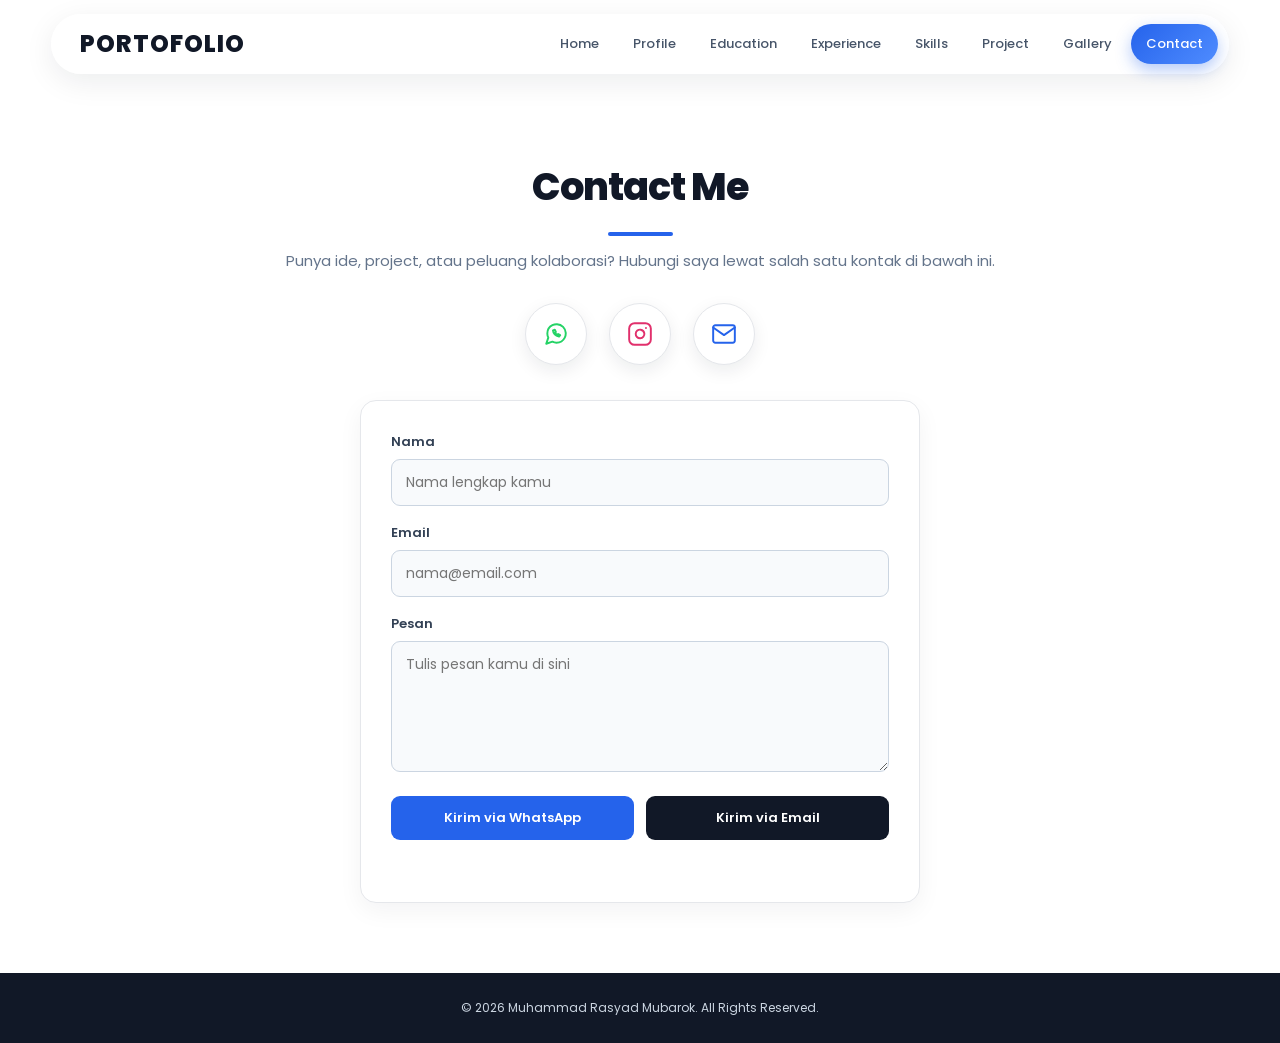
<file: contact.html>
<!DOCTYPE html>
<html lang="id">
<head>
<meta charset="UTF-8">
<meta name="viewport" content="width=device-width, initial-scale=1.0">
<title>Contact | RASYAD</title>
<link rel="stylesheet" href="css/style.css">
</head>
<body>

<header>
<nav>
<h2>PORTOFOLIO</h2>
<ul>
<li><a href="index.html">Home</a></li>
<li><a href="profile.html">Profile</a></li>
<li><a href="education.html">Education</a></li>
<li><a href="experience.html">Experience</a></li>
<li><a href="skills.html">Skills</a></li>
<li><a href="project.html">Project</a></li>
<li><a href="gallery.html">Gallery</a></li>
<li><a href="contact.html">Contact</a></li>
</ul>
</nav>
</header>

<section class="rasyad_contact">
<h1>Contact Me</h1>
<p>Punya ide, project, atau peluang kolaborasi? Hubungi saya lewat salah satu kontak di bawah ini.</p>

<div class="rasyad_contact_container">

<a class="rasyad_contact_card rasyad_contact_wa" title="WhatsApp" aria-label="WhatsApp" href="https://wa.me/6287729174391" target="_blank" rel="noopener">
<div class="rasyad_contact_icon"><svg viewBox="0 0 24 24" fill="none" stroke="currentColor" stroke-width="1.8" stroke-linecap="round" stroke-linejoin="round"><path d="M21 11.5a8.38 8.38 0 0 1-.9 3.8 8.5 8.5 0 0 1-7.6 4.7 8.38 8.38 0 0 1-3.8-.9L3 21l1.9-5.7a8.38 8.38 0 0 1-.9-3.8 8.5 8.5 0 0 1 4.7-7.6 8.38 8.38 0 0 1 3.8-.9h.5a8.48 8.48 0 0 1 8 8v.5z"/><path d="M9.2 8.6c.3 2.6 2.4 4.9 5.6 5.8l1.1-1.3-1.9-1-.9.7c-.8-.4-1.5-1.1-1.9-1.9l.7-.9-1-1.9z"/></svg></div>
<h2>WhatsApp</h2>
<span class="rasyad_contact_handle">0877 2917 4391</span>
<p>Chat langsung untuk diskusi project atau kerja sama.</p>
<span class="rasyad_contact_btn">Kirim Pesan</span>
</a>

<a class="rasyad_contact_card rasyad_contact_ig" title="Instagram" aria-label="Instagram" href="https://www.instagram.com/_simply.rasyad" target="_blank" rel="noopener">
<div class="rasyad_contact_icon"><svg viewBox="0 0 24 24" fill="none" stroke="currentColor" stroke-width="1.8" stroke-linecap="round" stroke-linejoin="round"><rect x="2" y="2" width="20" height="20" rx="5"/><path d="M16 11.37A4 4 0 1 1 12.63 8 4 4 0 0 1 16 11.37z"/><line x1="17.5" y1="6.5" x2="17.51" y2="6.5"/></svg></div>
<h2>Instagram</h2>
<span class="rasyad_contact_handle">@_simply.rasyad</span>
<p>Lihat karya desain dan aktivitas terbaru saya.</p>
<span class="rasyad_contact_btn">Kunjungi Profil</span>
</a>

<a class="rasyad_contact_card rasyad_contact_mail" title="Email" aria-label="Email" href="mailto:rasyad0907@gmail.com">
<div class="rasyad_contact_icon"><svg viewBox="0 0 24 24" fill="none" stroke="currentColor" stroke-width="1.8" stroke-linecap="round" stroke-linejoin="round"><path d="M4 4h16c1.1 0 2 .9 2 2v12c0 1.1-.9 2-2 2H4c-1.1 0-2-.9-2-2V6c0-1.1.9-2 2-2z"/><polyline points="22,6 12,13 2,6"/></svg></div>
<h2>Email</h2>
<span class="rasyad_contact_handle">rasyad0907@gmail.com</span>
<p>Kirim email untuk penawaran, project, atau peluang lainnya.</p>
<span class="rasyad_contact_btn">Kirim Email</span>
</a>

</div>

<form class="rasyad_contact_form" id="rasyad_form_kontak" novalidate>
<div class="rasyad_form_group">
<label for="rasyad_input_nama">Nama</label>
<input type="text" id="rasyad_input_nama" placeholder="Nama lengkap kamu">
</div>
<div class="rasyad_form_group">
<label for="rasyad_input_email">Email</label>
<input type="email" id="rasyad_input_email" placeholder="nama@email.com">
</div>
<div class="rasyad_form_group">
<label for="rasyad_input_pesan">Pesan</label>
<textarea id="rasyad_input_pesan" rows="5" placeholder="Tulis pesan kamu di sini"></textarea>
</div>
<div class="rasyad_form_actions">
<button type="submit" class="rasyad_form_btn">Kirim via WhatsApp</button>
<button type="button" class="rasyad_form_btn rasyad_form_btn_alt" id="rasyad_btn_email">Kirim via Email</button>
</div>
<p class="rasyad_form_status" id="rasyad_form_status"></p>
</form>
</section>

<footer>
<p>© 2026 Muhammad Rasyad Mubarok. All Rights Reserved.</p>
</footer>

<script src="js/script.js"></script>
</body>
</html>
</file>
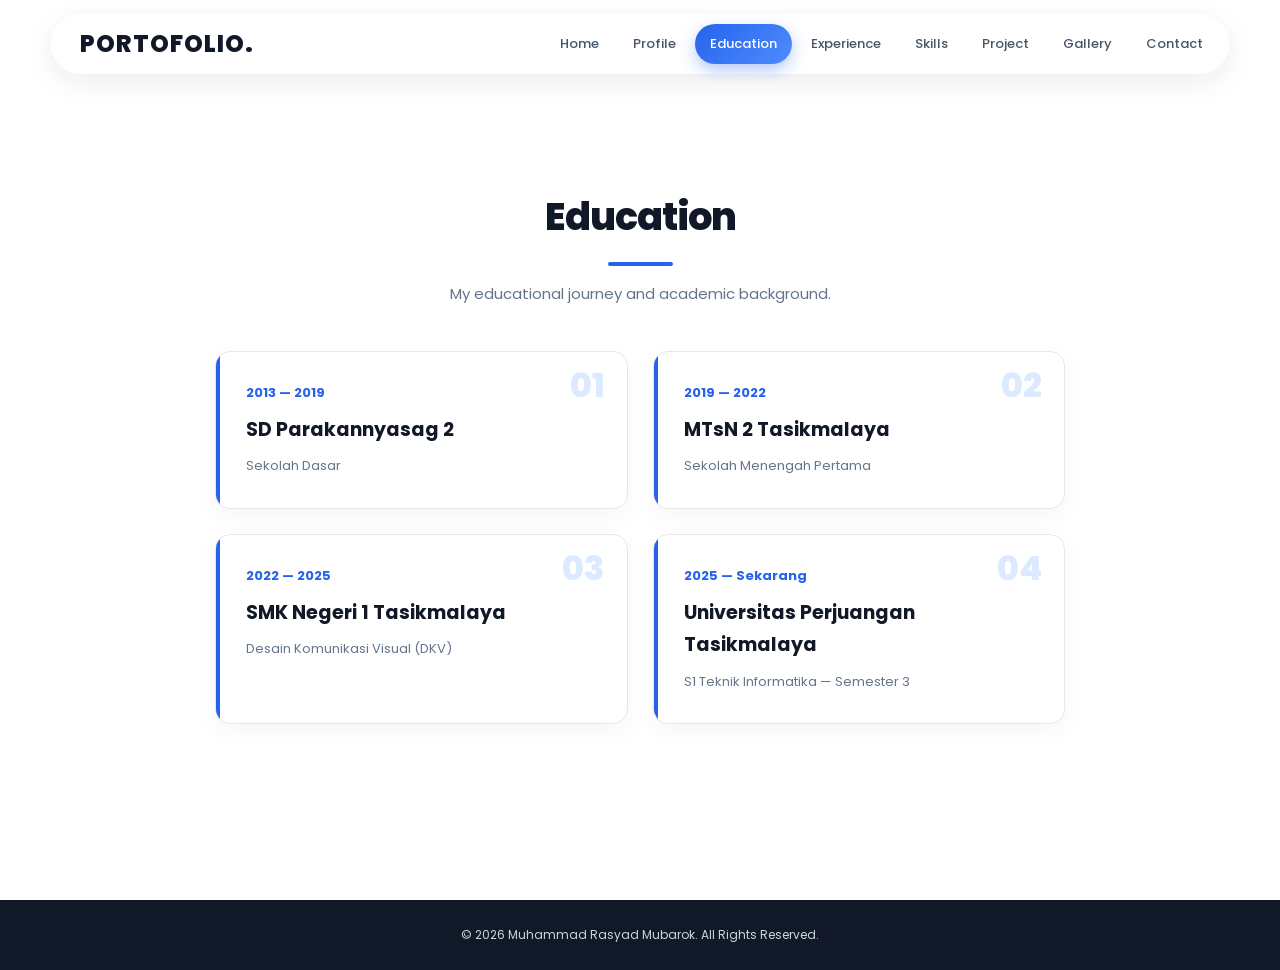
<file: education.html>
<!DOCTYPE html>
<html lang="id">
<head>
<meta charset="UTF-8">
<meta name="viewport" content="width=device-width, initial-scale=1.0">
<title>Education | RASYAD</title>
<link rel="stylesheet" href="css/style.css">
</head>
<body>

<header>
<nav>
<h2>PORTOFOLIO.</h2>
<ul>
<li><a href="index.html">Home</a></li>
<li><a href="profile.html">Profile</a></li>
<li><a href="education.html">Education</a></li>
<li><a href="experience.html">Experience</a></li>
<li><a href="skills.html">Skills</a></li>
<li><a href="project.html">Project</a></li>
<li><a href="gallery.html">Gallery</a></li>
<li><a href="contact.html">Contact</a></li>
</ul>
</nav>
</header>

<section class="rasyad_education">
<h1>Education</h1>
<p>My educational journey and academic background.</p>

<div class="rasyad_education_container">

<div class="rasyad_education_card">
<span class="rasyad_education_number">01</span>
<h3>2013 — 2019</h3>
<h2>SD Parakannyasag 2</h2>
<p>Sekolah Dasar</p>
</div>

<div class="rasyad_education_card">
<span class="rasyad_education_number">02</span>
<h3>2019 — 2022</h3>
<h2>MTsN 2 Tasikmalaya</h2>
<p>Sekolah Menengah Pertama</p>
</div>

<div class="rasyad_education_card">
<span class="rasyad_education_number">03</span>
<h3>2022 — 2025</h3>
<h2>SMK Negeri 1 Tasikmalaya</h2>
<p>Desain Komunikasi Visual (DKV)</p>
</div>

<div class="rasyad_education_card">
<span class="rasyad_education_number">04</span>
<h3>2025 — Sekarang</h3>
<h2>Universitas Perjuangan Tasikmalaya</h2>
<p>S1 Teknik Informatika — Semester 3</p>
</div>

</div>
</section>

<footer>
<p>© 2026 Muhammad Rasyad Mubarok. All Rights Reserved.</p>
</footer>

<script src="js/script.js"></script>
</body>
</html>
</file>
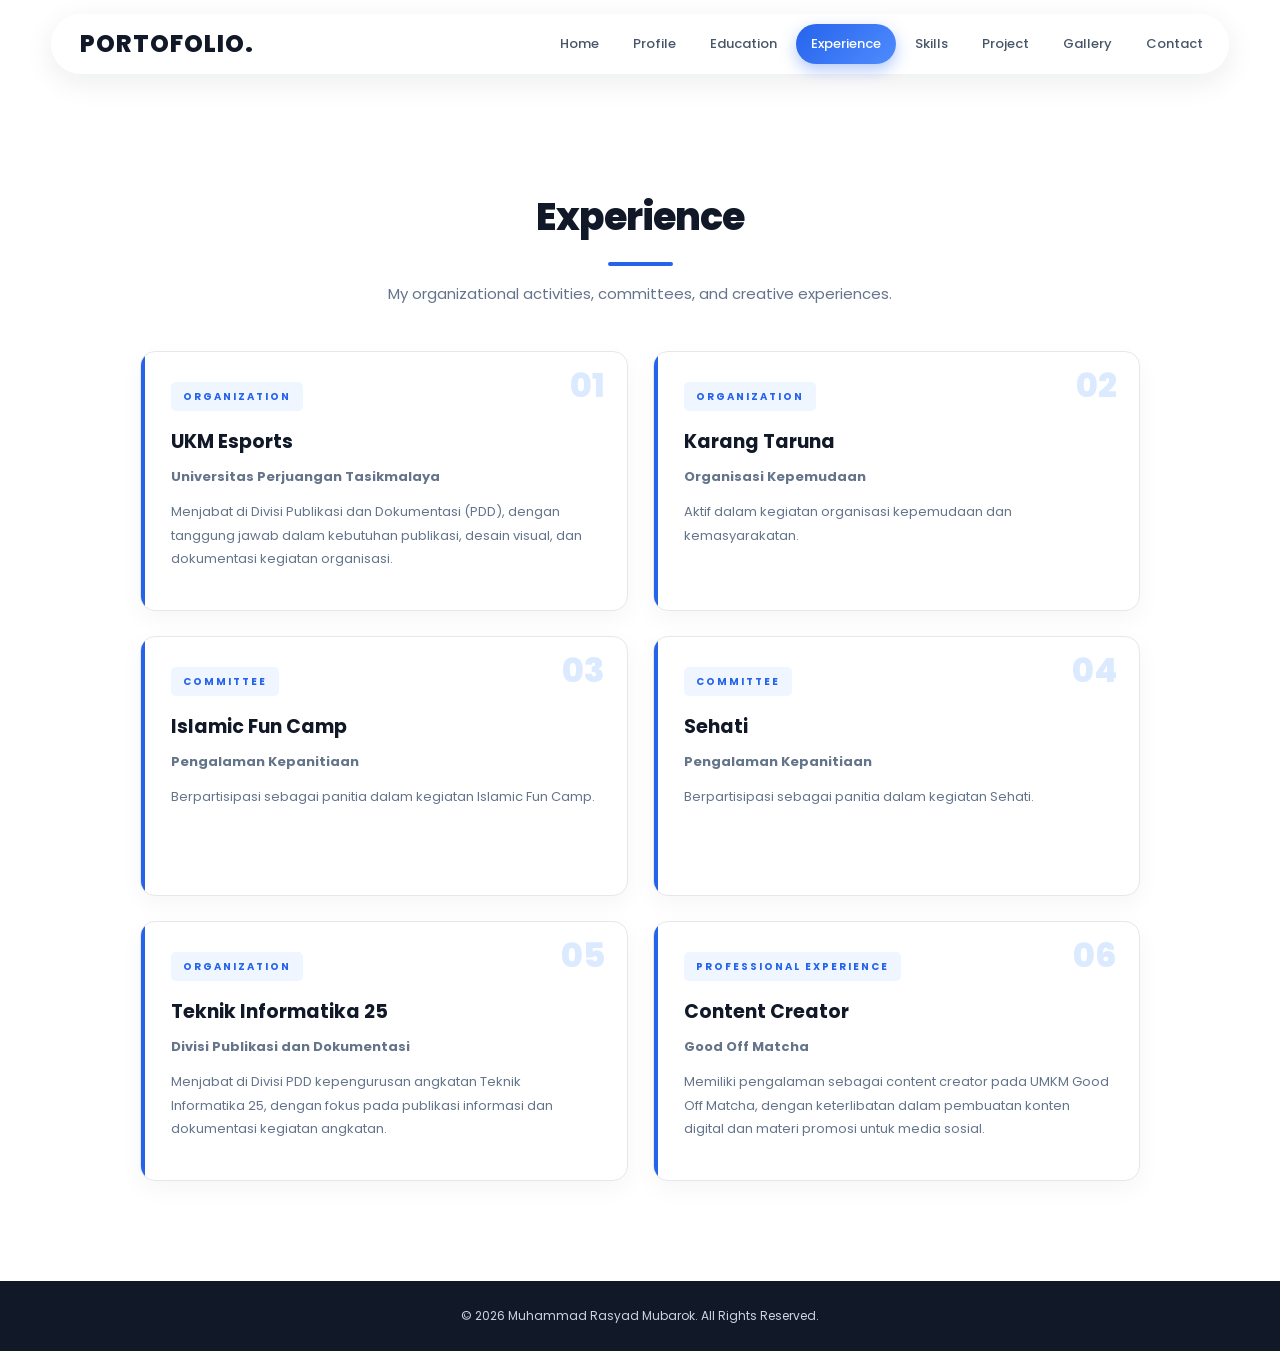
<file: experience.html>
<!DOCTYPE html>
<html lang="id">
<head>
<meta charset="UTF-8">
<meta name="viewport" content="width=device-width, initial-scale=1.0">
<title>Experience | RASYAD</title>
<link rel="stylesheet" href="css/style.css">
</head>
<body>

<header>
<nav>
<h2>PORTOFOLIO.</h2>
<ul>
<li><a href="index.html">Home</a></li>
<li><a href="profile.html">Profile</a></li>
<li><a href="education.html">Education</a></li>
<li><a href="experience.html">Experience</a></li>
<li><a href="skills.html">Skills</a></li>
<li><a href="project.html">Project</a></li>
<li><a href="gallery.html">Gallery</a></li>
<li><a href="contact.html">Contact</a></li>
</ul>
</nav>
</header>

<section class="rasyad_experience">
<h1>Experience</h1>
<p>My organizational activities, committees, and creative experiences.</p>

<div class="rasyad_experience_container">

<div class="rasyad_experience_card">
<span class="rasyad_experience_number">01</span>
<span class="rasyad_experience_category">ORGANIZATION</span>
<h2>UKM Esports</h2>
<h3>Universitas Perjuangan Tasikmalaya</h3>
<p>Menjabat di Divisi Publikasi dan Dokumentasi (PDD), dengan tanggung jawab dalam kebutuhan publikasi, desain visual, dan dokumentasi kegiatan organisasi.</p>
</div>

<div class="rasyad_experience_card">
<span class="rasyad_experience_number">02</span>
<span class="rasyad_experience_category">ORGANIZATION</span>
<h2>Karang Taruna</h2>
<h3>Organisasi Kepemudaan</h3>
<p>Aktif dalam kegiatan organisasi kepemudaan dan kemasyarakatan.</p>
</div>

<div class="rasyad_experience_card">
<span class="rasyad_experience_number">03</span>
<span class="rasyad_experience_category">COMMITTEE</span>
<h2>Islamic Fun Camp</h2>
<h3>Pengalaman Kepanitiaan</h3>
<p>Berpartisipasi sebagai panitia dalam kegiatan Islamic Fun Camp.</p>
</div>

<div class="rasyad_experience_card">
<span class="rasyad_experience_number">04</span>
<span class="rasyad_experience_category">COMMITTEE</span>
<h2>Sehati</h2>
<h3>Pengalaman Kepanitiaan</h3>
<p>Berpartisipasi sebagai panitia dalam kegiatan Sehati.</p>
</div>

<div class="rasyad_experience_card">
<span class="rasyad_experience_number">05</span>
<span class="rasyad_experience_category">ORGANIZATION</span>
<h2>Teknik Informatika 25</h2>
<h3>Divisi Publikasi dan Dokumentasi</h3>
<p>Menjabat di Divisi PDD kepengurusan angkatan Teknik Informatika 25, dengan fokus pada publikasi informasi dan dokumentasi kegiatan angkatan.</p>
</div>

<div class="rasyad_experience_card">
<span class="rasyad_experience_number">06</span>
<span class="rasyad_experience_category">PROFESSIONAL EXPERIENCE</span>
<h2>Content Creator</h2>
<h3>Good Off Matcha</h3>
<p>Memiliki pengalaman sebagai content creator pada UMKM Good Off Matcha, dengan keterlibatan dalam pembuatan konten digital dan materi promosi untuk media sosial.</p>
</div>

</div>
</section>

<footer>
<p>© 2026 Muhammad Rasyad Mubarok. All Rights Reserved.</p>
</footer>

<script src="js/script.js"></script>
</body>
</html>
</file>
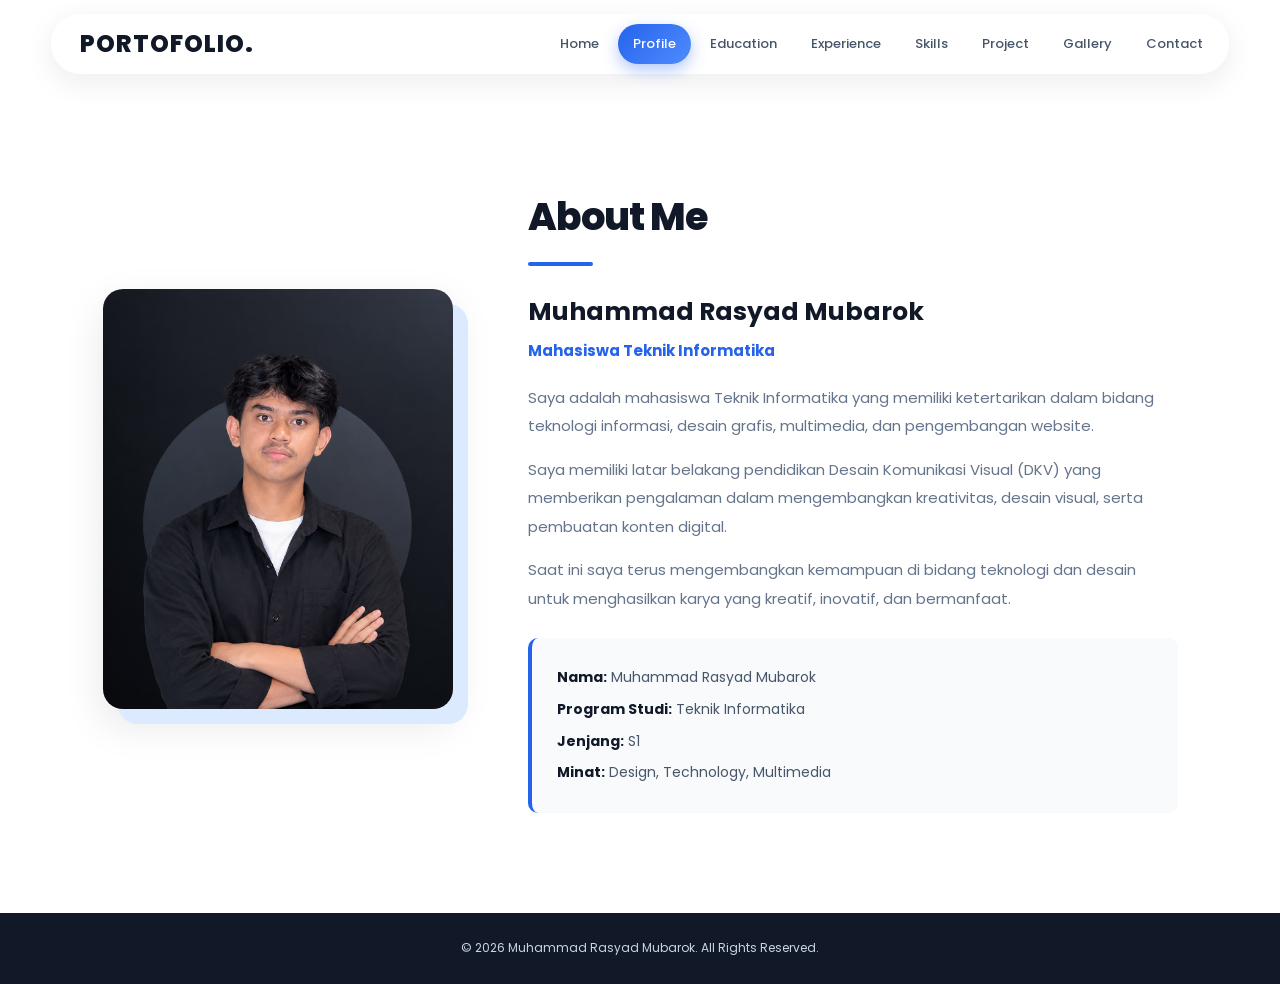
<file: profile.html>
<!DOCTYPE html>
<html lang="id">
<head>
<meta charset="UTF-8">
<meta name="viewport" content="width=device-width, initial-scale=1.0">
<title>Profile | RASYAD</title>
<link rel="stylesheet" href="css/style.css">
</head>
<body>

<header>
<nav>
<h2>PORTOFOLIO.</h2>
<ul>
<li><a href="index.html">Home</a></li>
<li><a href="profile.html">Profile</a></li>
<li><a href="education.html">Education</a></li>
<li><a href="experience.html">Experience</a></li>
<li><a href="skills.html">Skills</a></li>
<li><a href="project.html">Project</a></li>
<li><a href="gallery.html">Gallery</a></li>
<li><a href="contact.html">Contact</a></li>
</ul>
</nav>
</header>

<section class="rasyad_profile">
<div class="rasyad_profile_image">
<img src="images/profile/profil.jpeg" alt="Foto Rasyad">
</div>

<div class="rasyad_profile_content">
<h1>About Me</h1>
<h2>Muhammad Rasyad Mubarok</h2>
<h3>Mahasiswa Teknik Informatika</h3>
<p>Saya adalah mahasiswa Teknik Informatika yang memiliki ketertarikan dalam bidang teknologi informasi, desain grafis, multimedia, dan pengembangan website.</p>
<p>Saya memiliki latar belakang pendidikan Desain Komunikasi Visual (DKV) yang memberikan pengalaman dalam mengembangkan kreativitas, desain visual, serta pembuatan konten digital.</p>
<p>Saat ini saya terus mengembangkan kemampuan di bidang teknologi dan desain untuk menghasilkan karya yang kreatif, inovatif, dan bermanfaat.</p>

<div class="rasyad_profile_info">
<p><strong>Nama:</strong> Muhammad Rasyad Mubarok</p>
<p><strong>Program Studi:</strong> Teknik Informatika</p>
<p><strong>Jenjang:</strong> S1</p>
<p><strong>Minat:</strong> Design, Technology, Multimedia</p>
</div>
</div>
</section>

<footer>
<p>© 2026 Muhammad Rasyad Mubarok. All Rights Reserved.</p>
</footer>

<script src="js/script.js"></script>
</body>
</html>
</file>
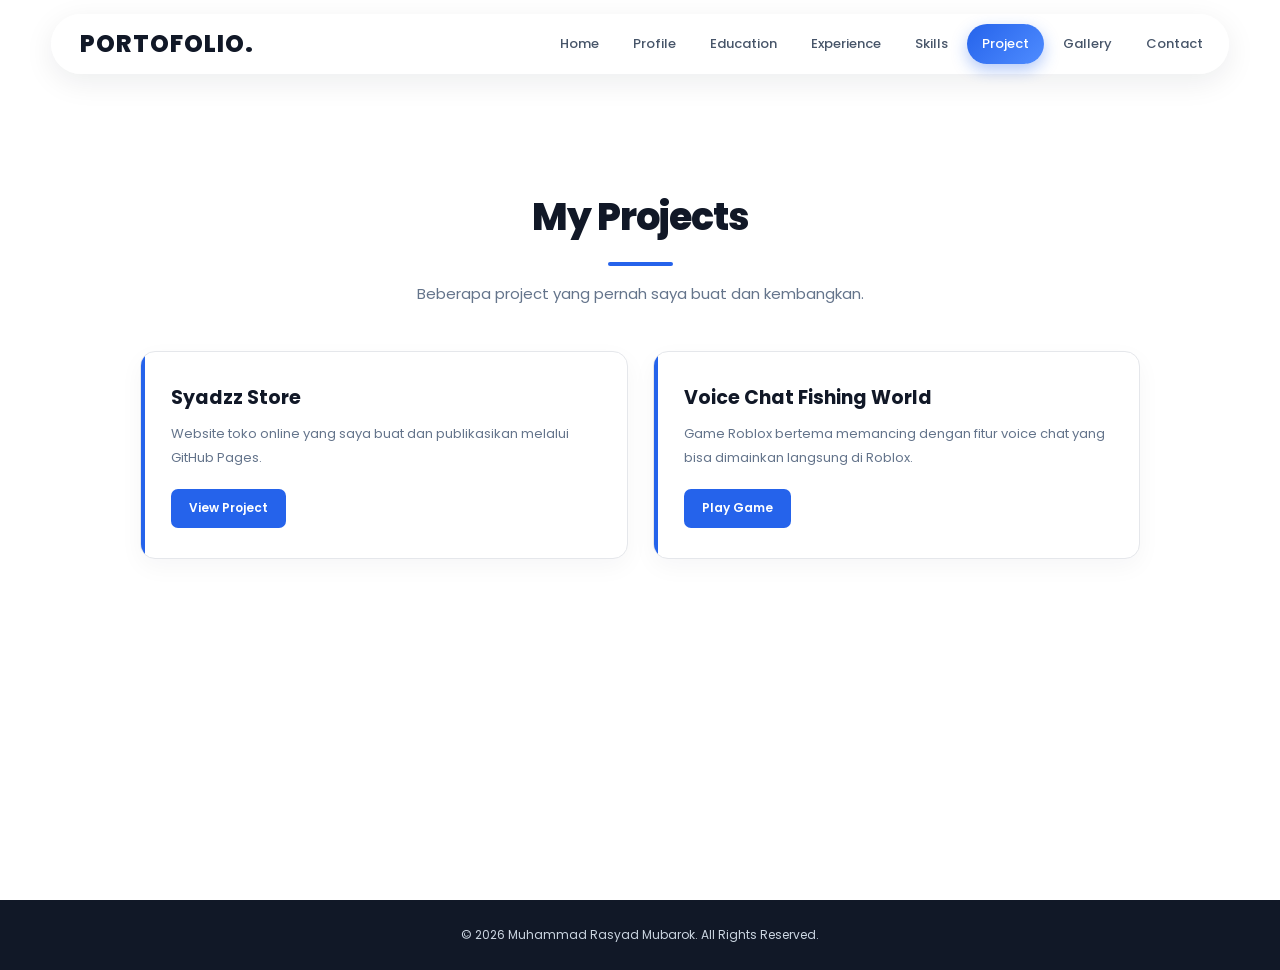
<file: project.html>
<!DOCTYPE html>
<html lang="id">
<head>
<meta charset="UTF-8">
<meta name="viewport" content="width=device-width, initial-scale=1.0">
<title>Project | RASYAD</title>
<link rel="stylesheet" href="css/style.css">
</head>
<body>

<header>
<nav>
<h2>PORTOFOLIO.</h2>
<ul>
<li><a href="index.html">Home</a></li>
<li><a href="profile.html">Profile</a></li>
<li><a href="education.html">Education</a></li>
<li><a href="experience.html">Experience</a></li>
<li><a href="skills.html">Skills</a></li>
<li><a href="project.html">Project</a></li>
<li><a href="gallery.html">Gallery</a></li>
<li><a href="contact.html">Contact</a></li>
</ul>
</nav>
</header>

<section class="rasyad_project">
<h1>My Projects</h1>
<p>Beberapa project yang pernah saya buat dan kembangkan.</p>

<div class="rasyad_project_container">

<div class="rasyad_project_card">
<h2>Syadzz Store</h2>
<p>Website toko online yang saya buat dan publikasikan melalui GitHub Pages.</p>
<a href="https://rasyad0907-a11y.github.io/syadzz-store/" target="_blank" rel="noopener">View Project</a>
</div>

<div class="rasyad_project_card">
<h2>Voice Chat Fishing World</h2>
<p>Game Roblox bertema memancing dengan fitur voice chat yang bisa dimainkan langsung di Roblox.</p>
<a href="https://www.roblox.com/id/games/131448486563151/VOICE-CHAT-FISHING-WORLD" target="_blank" rel="noopener">Play Game</a>
</div>

</div>
</section>

<footer>
<p>© 2026 Muhammad Rasyad Mubarok. All Rights Reserved.</p>
</footer>

<script src="js/script.js"></script>
</body>
</html>
</file>
<file: css/style.css>
@import url('https://fonts.googleapis.com/css2?family=Poppins:wght@300;400;500;600;700;800&display=swap');

*{
margin:0;
padding:0;
box-sizing:border-box;
font-family:'Poppins',sans-serif;
scroll-behavior:smooth;
}

:root{
--primary:#2563eb;
--primary-dark:#1d4ed8;
--dark:#111827;
--gray:#64748b;
--light:#f8fafc;
--white:#ffffff;
--border:#e5e7eb;
}

html{
scroll-behavior:smooth;
scroll-padding-top:100px;
}

body{
background:#ffffff;
color:var(--dark);
font-size:15px;
line-height:1.7;
overflow-x:hidden;
}

a{
text-decoration:none;
color:inherit;
}

img{
max-width:100%;
display:block;
}

header{
width:100%;
height:85px;
position:sticky;
top:0;
z-index:1000;
padding-top:14px;
background:transparent;
pointer-events:none;
}

nav{
pointer-events:auto;
width:92%;
max-width:1250px;
height:60px;
margin:auto;
padding:0 10px 0 28px;
display:flex;
align-items:center;
justify-content:space-between;
background:rgba(255,255,255,0.55);
-webkit-backdrop-filter:blur(22px) saturate(180%);
backdrop-filter:blur(22px) saturate(180%);
border:1px solid rgba(255,255,255,0.65);
border-radius:999px;
box-shadow:0 8px 30px rgba(15,23,42,0.08);
transition:all 0.35s ease;
}

header.rasyad_scrolled nav{
height:56px;
background:rgba(255,255,255,0.72);
-webkit-backdrop-filter:blur(25px) saturate(190%);
backdrop-filter:blur(25px) saturate(190%);
border-color:rgba(255,255,255,0.8);
box-shadow:0 12px 35px rgba(15,23,42,0.12);
}

nav h2{
font-size:24px;
font-weight:800;
letter-spacing:1px;
color:var(--dark);
}

.rasyad_logo_dot{
color:var(--primary);
}

nav ul{
display:flex;
align-items:center;
gap:4px;
list-style:none;
}

nav ul li a{
display:block;
padding:9px 15px;
border-radius:999px;
font-size:13px;
font-weight:500;
color:#475569;
transition:0.3s;
position:relative;
}

nav ul li a:hover{
color:var(--primary);
background:rgba(219,234,254,0.65);
}

nav ul li a.rasyad_active{
color:#ffffff;
background:linear-gradient(135deg,#2563eb,#4f8cff);
box-shadow:0 6px 16px rgba(37,99,235,0.35);
}

.rasyad_menu_btn{
display:none;
width:42px;
height:42px;
border:none;
border-radius:50%;
background:#eff6ff;
cursor:pointer;
position:relative;
flex-shrink:0;
}

.rasyad_menu_btn span{
position:absolute;
left:12px;
width:18px;
height:2px;
border-radius:2px;
background:var(--primary);
transition:0.35s;
}

.rasyad_menu_btn span:nth-child(1){top:14px;}
.rasyad_menu_btn span:nth-child(2){top:20px;}
.rasyad_menu_btn span:nth-child(3){top:26px;}

.rasyad_menu_open .rasyad_menu_btn span:nth-child(1){top:20px;transform:rotate(45deg);}
.rasyad_menu_open .rasyad_menu_btn span:nth-child(2){opacity:0;}
.rasyad_menu_open .rasyad_menu_btn span:nth-child(3){top:20px;transform:rotate(-45deg);}

.rasyad_progress{
position:fixed;
top:0;
left:0;
height:3px;
width:0;
background:linear-gradient(90deg,#2563eb,#7c3aed,#06b6d4);
z-index:1100;
}

section{
width:100%;
padding:100px 8%;
}

.rasyad_home{
min-height:calc(100vh - 85px);
display:flex;
align-items:center;
justify-content:space-between;
gap:60px;
max-width:1500px;
margin:auto;
}

.rasyad_home_content{
flex:1;
max-width:650px;
animation:slideLeft 1s ease;
}

.rasyad_home_content h3{
font-size:14px;
letter-spacing:4px;
color:var(--primary);
font-weight:700;
margin-bottom:15px;
}

.rasyad_home_content h1{
font-size:clamp(35px,5vw,65px);
line-height:1.2;
font-weight:800;
letter-spacing:-2px;
margin-bottom:15px;
}

.rasyad_home_content h2{
font-size:22px;
font-weight:600;
color:#64748b;
margin-bottom:20px;
}

.rasyad_home_content p{
color:var(--gray);
font-size:15px;
line-height:1.9;
max-width:580px;
margin-bottom:30px;
}

.rasyad_btn{
display:inline-block;
padding:13px 27px;
margin-right:10px;
margin-bottom:10px;
border-radius:8px;
background:var(--primary);
color:white;
font-weight:600;
font-size:13px;
transition:0.3s;
}

.rasyad_btn:hover{
background:var(--primary-dark);
transform:translateY(-4px);
box-shadow:0 10px 25px rgba(37,99,235,0.2);
}

.rasyad_home_image{
flex:0 0 390px;
height:450px;
position:relative;
animation:slideRight 1s ease;
}

.rasyad_home_image::before{
content:"";
position:absolute;
width:100%;
height:100%;
background:#dbeafe;
border-radius:25px;
transform:rotate(6deg);
}

.rasyad_home_image img{
width:100%;
height:100%;
object-fit:cover;
object-position:center;
position:relative;
border-radius:25px;
border:7px solid white;
box-shadow:0 20px 50px rgba(15,23,42,0.13);
}

.rasyad_profile{
display:flex;
align-items:center;
justify-content:center;
gap:75px;
min-height:calc(100vh - 85px);
max-width:1400px;
margin:auto;
}

.rasyad_profile_image{
flex:0 0 350px;
height:420px;
}

.rasyad_profile_image img{
width:100%;
height:100%;
object-fit:cover;
border-radius:20px;
box-shadow:15px 15px 0 #dbeafe,0 15px 40px rgba(0,0,0,0.1);
}

.rasyad_profile_content{
max-width:650px;
}

.rasyad_profile_content h1,
.rasyad_education h1,
.rasyad_experience h1,
.rasyad_skills h1,
.rasyad_project h1,
.rasyad_gallery h1,
.rasyad_contact h1{
font-size:38px;
font-weight:800;
letter-spacing:-1px;
margin-bottom:12px;
}

.rasyad_profile_content h1::after,
.rasyad_education h1::after,
.rasyad_experience h1::after,
.rasyad_skills h1::after,
.rasyad_project h1::after,
.rasyad_gallery h1::after,
.rasyad_contact h1::after{
content:"";
display:block;
width:65px;
height:4px;
background:var(--primary);
margin-top:12px;
border-radius:5px;
}

.rasyad_profile_content h2{
font-size:25px;
margin-top:25px;
margin-bottom:5px;
}

.rasyad_profile_content h3{
font-size:15px;
color:var(--primary);
margin-bottom:20px;
}

.rasyad_profile_content>p{
color:var(--gray);
margin-bottom:15px;
line-height:1.9;
}

.rasyad_profile_info{
margin-top:25px;
padding:20px 25px;
background:var(--light);
border-left:4px solid var(--primary);
border-radius:10px;
}

.rasyad_profile_info p{
margin:8px 0;
font-size:14px;
color:#475569;
}

.rasyad_profile_info strong{
color:var(--dark);
}

.rasyad_education,
.rasyad_experience,
.rasyad_skills,
.rasyad_project,
.rasyad_gallery,
.rasyad_contact{
min-height:calc(100vh - 85px);
max-width:1500px;
margin:auto;
text-align:center;
}

.rasyad_education>p,
.rasyad_experience>p,
.rasyad_skills>p,
.rasyad_project>p,
.rasyad_gallery>p,
.rasyad_contact>p{
color:var(--gray);
margin:15px 0 45px;
}

.rasyad_education h1::after,
.rasyad_experience h1::after,
.rasyad_skills h1::after,
.rasyad_project h1::after,
.rasyad_gallery h1::after,
.rasyad_contact h1::after{
margin-left:auto;
margin-right:auto;
}

.rasyad_education_container,
.rasyad_experience_container,
.rasyad_project_container,
.rasyad_contact_container{
display:grid;
grid-template-columns:repeat(2,minmax(0,1fr));
gap:25px;
max-width:1000px;
margin:45px auto 0;
text-align:left;
}

.rasyad_education_card,
.rasyad_experience_card,
.rasyad_project_card,
.rasyad_contact_card{
background:#ffffff;
padding:30px;
border:1px solid var(--border);
border-radius:15px;
box-shadow:0 8px 25px rgba(15,23,42,0.04);
transition:0.35s;
position:relative;
overflow:hidden;
}

.rasyad_education_card::before,
.rasyad_experience_card::before,
.rasyad_project_card::before,
.rasyad_contact_card::before{
content:"";
position:absolute;
width:4px;
height:100%;
background:var(--primary);
top:0;
left:0;
}

.rasyad_education_card:hover,
.rasyad_experience_card:hover,
.rasyad_project_card:hover,
.rasyad_contact_card:hover{
transform:translateY(-8px);
border-color:#bfdbfe;
box-shadow:0 18px 35px rgba(37,99,235,0.10);
}

.rasyad_education_card h2,
.rasyad_experience_card h2,
.rasyad_project_card h2,
.rasyad_contact_card h2{
font-size:19px;
font-weight:700;
margin-bottom:8px;
}

.rasyad_education_card h3,
.rasyad_experience_card h3{
font-size:14px;
color:var(--primary);
margin-bottom:12px;
}

.rasyad_education_card p,
.rasyad_experience_card p,
.rasyad_project_card p,
.rasyad_contact_card p{
font-size:13px;
color:var(--gray);
line-height:1.8;
}

.rasyad_experience_category{
display:inline-block;
font-size:10px;
font-weight:700;
letter-spacing:2px;
color:#2563eb;
background:#eff6ff;
padding:6px 12px;
border-radius:5px;
margin-bottom:15px;
}

.rasyad_experience_card{
min-height:260px;
}

.rasyad_experience_card h3{
font-size:13px;
color:#64748b;
margin-bottom:12px;
}

.rasyad_education_container{
grid-template-columns:repeat(2,minmax(0,1fr));
max-width:850px;
}

.rasyad_education_card h3{
font-size:13px;
color:#2563eb;
font-weight:700;
margin-bottom:10px;
}

.rasyad_education_card h2{
font-size:19px;
margin-bottom:8px;
}

.rasyad_education_card p{
font-size:13px;
color:#64748b;
}

.rasyad_skills_container{
display:grid;
grid-template-columns:repeat(5,minmax(0,1fr));
gap:14px;
max-width:1000px;
margin:45px auto 0;
text-align:left;
}

.rasyad_skill_item{
display:flex;
align-items:center;
justify-content:flex-start;
gap:10px;
min-height:55px;
padding:10px 13px;
background:#f8fafc;
border:1px solid var(--border);
border-radius:9px;
transition:0.3s;
}

.rasyad_skill_item:hover{
transform:translateY(-4px);
border-color:#bfdbfe;
box-shadow:0 8px 20px rgba(37,99,235,0.08);
}

.rasyad_skill_item img{
width:24px;
height:24px;
object-fit:contain;
flex-shrink:0;
}

.rasyad_skill_item span{
font-size:12px;
font-weight:600;
color:#334155;
}

.rasyad_project_card a,
.rasyad_contact_card a{
display:inline-block;
margin-top:20px;
padding:9px 18px;
border-radius:7px;
background:var(--primary);
color:white;
font-size:12px;
font-weight:600;
transition:0.3s;
}

.rasyad_project_card a:hover,
.rasyad_contact_card a:hover{
background:var(--primary-dark);
transform:translateY(-3px);
}

.rasyad_gallery_container{
display:grid;
grid-template-columns:repeat(3,minmax(0,1fr));
gap:25px;
margin-top:40px;
text-align:left;
}

.rasyad_gallery_item{
background:white;
border:1px solid var(--border);
border-radius:13px;
overflow:hidden;
transition:0.35s;
box-shadow:0 7px 20px rgba(15,23,42,0.05);
cursor:pointer;
}

.rasyad_gallery_item:hover{
transform:translateY(-8px);
box-shadow:0 18px 35px rgba(15,23,42,0.12);
}

.rasyad_gallery_item img{
width:100%;
height:260px;
object-fit:cover;
background:#f1f5f9;
transition:0.5s;
}

.rasyad_gallery_item:hover img{
transform:scale(1.04);
}

.rasyad_gallery_item h3{
font-size:14px;
font-weight:600;
padding:16px 18px;
color:var(--dark);
}

.rasyad_contact_card{
text-align:center;
padding:35px 25px;
}

.rasyad_contact_card::before{
width:100%;
height:4px;
top:0;
left:0;
}

.rasyad_contact_card h2{
color:var(--dark);
}

footer{
padding:25px 8%;
background:#111827;
color:#cbd5e1;
text-align:center;
font-size:12px;
}

@keyframes slideLeft{
from{
opacity:0;
transform:translateX(-40px);
}
to{
opacity:1;
transform:translateX(0);
}
}

@keyframes slideRight{
from{
opacity:0;
transform:translateX(40px);
}
to{
opacity:1;
transform:translateX(0);
}
}

.rasyad_gallery_lightbox{
position:fixed;
inset:0;
background:rgba(0,0,0,0.92);
z-index:9999;
display:flex;
align-items:center;
justify-content:center;
padding:30px;
opacity:0;
visibility:hidden;
transition:0.3s;
}

.rasyad_gallery_lightbox.rasyad_show{
opacity:1;
visibility:visible;
}

.rasyad_gallery_lightbox img{
max-width:90%;
max-height:85vh;
object-fit:contain;
border-radius:10px;
}

.rasyad_gallery_lightbox .rasyad_close_lightbox{
position:absolute;
top:25px;
right:35px;
font-size:35px;
color:white;
cursor:pointer;
background:none;
border:none;
}

.rasyad_gallery_lightbox .rasyad_lightbox_caption{
position:absolute;
bottom:20px;
color:white;
font-size:14px;
text-align:center;
}

@media(max-width:1100px){

nav{
width:94%;
}

nav ul{
gap:13px;
}

nav ul li a{
font-size:11px;
}

.rasyad_home_image{
flex-basis:320px;
height:380px;
}

.rasyad_profile{
gap:45px;
}

.rasyad_skills_container{
grid-template-columns:repeat(3,minmax(0,1fr));
}

}

@media(max-width:850px){

header{
height:auto;
}

nav{
padding:12px 0;
flex-direction:column;
gap:12px;
}

nav ul{
flex-wrap:nowrap;
justify-content:flex-start;
width:100%;
overflow-x:auto;
padding:8px 0 12px;
scrollbar-width:none;
}

nav ul::-webkit-scrollbar{
display:none;
}

nav ul li{
flex-shrink:0;
}

nav ul li a{
font-size:12px;
}

.rasyad_home{
min-height:auto;
}

.rasyad_profile{
min-height:auto;
flex-direction:column;
text-align:center;
}

.rasyad_profile_image{
width:300px;
height:350px;
flex:none;
}

.rasyad_profile_content h1::after{
margin-left:auto;
margin-right:auto;
}

.rasyad_profile_info{
text-align:left;
}

.rasyad_gallery_container{
grid-template-columns:repeat(2,minmax(0,1fr));
}

}

@media(max-width:600px){

section{
padding:65px 6%;
}

nav h2{
font-size:25px;
}

nav ul{
gap:12px 15px;
}

nav ul li a{
font-size:11px;
}

.rasyad_home{
flex-direction:column-reverse;
text-align:center;
gap:40px;
padding-top:65px;
padding-bottom:65px;
}

.rasyad_home_content h1{
font-size:38px;
}

.rasyad_home_content h2{
font-size:17px;
}

.rasyad_home_content p{
font-size:13px;
}

.rasyad_home_image{
width:250px;
height:290px;
flex:none;
}

.rasyad_profile_image{
width:240px;
height:290px;
}

.rasyad_profile_content h1,
.rasyad_education h1,
.rasyad_experience h1,
.rasyad_skills h1,
.rasyad_project h1,
.rasyad_gallery h1,
.rasyad_contact h1{
font-size:30px;
}

.rasyad_profile_content h2{
font-size:21px;
}

.rasyad_education_container,
.rasyad_experience_container,
.rasyad_project_container,
.rasyad_contact_container{
grid-template-columns:1fr;
gap:18px;
}

.rasyad_education_card,
.rasyad_experience_card,
.rasyad_project_card,
.rasyad_contact_card{
padding:25px;
}

.rasyad_skills_container{
grid-template-columns:repeat(2,minmax(0,1fr));
gap:9px;
}

.rasyad_skill_item{
min-height:48px;
padding:8px 9px;
gap:7px;
}

.rasyad_skill_item img{
width:21px;
height:21px;
}

.rasyad_skill_item span{
font-size:11px;
}

.rasyad_gallery_container{
grid-template-columns:1fr;
gap:20px;
}

.rasyad_gallery_item img{
height:260px;
}

.rasyad_btn{
padding:11px 20px;
font-size:12px;
}

}

@media(prefers-reduced-motion:reduce){

*{
scroll-behavior:auto;
animation:none!important;
transition:none!important;
}

}

.rasyad_skill_card{
background:#ffffff;
border:1px solid var(--border);
border-radius:12px;
padding:22px;
text-align:left;
}

.rasyad_skill_card h2{
font-size:17px;
margin-bottom:18px;
color:#1e293b;
}

.rasyad_skill_item{
display:flex;
align-items:center;
gap:10px;
margin-bottom:13px;
}

.rasyad_skill_item img{
width:21px;
height:21px;
object-fit:contain;
}

.rasyad_skill_item p{
font-size:13px;
color:#475569;
margin:0;
}

.rasyad_skill_badge{
width:24px;
height:24px;
border-radius:6px;
display:flex;
align-items:center;
justify-content:center;
font-style:normal;
font-size:9px;
font-weight:700;
color:#fff;
flex-shrink:0;
}

.rasyad_skills_container:has(.rasyad_skill_card){
grid-template-columns:repeat(2,minmax(0,1fr));
gap:25px;
max-width:900px;
}

@media(max-width:600px){
.rasyad_skills_container:has(.rasyad_skill_card){
grid-template-columns:1fr;
}
}

.rasyad_skill_item img.rasyad_logo_zoom{
transform:scale(1.45);
}

.rasyad_contact_container{
grid-template-columns:repeat(3,minmax(0,1fr));
max-width:1000px;
gap:28px;
}

a.rasyad_contact_card{
display:flex;
flex-direction:column;
align-items:center;
text-align:center;
padding:40px 26px 32px;
color:inherit;
--c:#2563eb;
background:linear-gradient(180deg,#ffffff 0%,#f8fafc 100%);
border-radius:20px;
}

a.rasyad_contact_wa{--c:#25d366;}
a.rasyad_contact_ig{--c:#e1306c;}
a.rasyad_contact_mail{--c:#2563eb;}

a.rasyad_contact_card::before{
width:100%;
height:5px;
background:var(--c);
}

a.rasyad_contact_card::after{
content:"";
position:absolute;
width:180px;
height:180px;
right:-70px;
bottom:-70px;
border-radius:50%;
background:var(--c);
opacity:0.07;
transition:0.4s;
}

a.rasyad_contact_card:hover{
transform:translateY(-10px);
border-color:var(--c);
box-shadow:0 22px 45px rgba(15,23,42,0.12);
}

a.rasyad_contact_card:hover::after{
transform:scale(1.6);
opacity:0.12;
}

.rasyad_contact_icon{
width:72px;
height:72px;
border-radius:20px;
display:flex;
align-items:center;
justify-content:center;
color:var(--c);
background:color-mix(in srgb,var(--c) 12%,white);
margin-bottom:22px;
transition:0.35s;
}

.rasyad_contact_icon svg{
width:34px;
height:34px;
}

a.rasyad_contact_card:hover .rasyad_contact_icon{
background:var(--c);
color:#fff;
transform:rotate(-6deg) scale(1.08);
}

a.rasyad_contact_card h2{
margin-bottom:6px;
}

.rasyad_contact_handle{
font-size:14px;
font-weight:600;
color:var(--c);
word-break:break-all;
margin-bottom:12px;
}

a.rasyad_contact_card p{
max-width:240px;
}

.rasyad_contact_btn{
display:inline-block;
margin-top:24px;
padding:10px 22px;
border-radius:999px;
background:var(--dark);
color:#fff;
font-size:12px;
font-weight:600;
transition:0.3s;
position:relative;
z-index:1;
}

a.rasyad_contact_card:hover .rasyad_contact_btn{
background:var(--c);
}

@media(max-width:850px){
.rasyad_contact_container{
grid-template-columns:1fr;
max-width:420px;
}
}

.rasyad_contact{
min-height:auto;
padding-top:70px;
padding-bottom:70px;
}

.rasyad_contact>p{
margin:12px 0 0;
}

.rasyad_contact_container{
max-width:760px;
gap:18px;
margin-top:30px;
}

a.rasyad_contact_card{
padding:24px 16px 20px;
border-radius:16px;
}

a.rasyad_contact_card::before{
height:4px;
}

a.rasyad_contact_card::after{
width:110px;
height:110px;
right:-40px;
bottom:-40px;
}

.rasyad_contact_icon{
width:50px;
height:50px;
border-radius:14px;
margin-bottom:14px;
}

.rasyad_contact_icon svg{
width:24px;
height:24px;
}

a.rasyad_contact_card h2{
font-size:16px;
margin-bottom:4px;
}

.rasyad_contact_handle{
font-size:12px;
margin-bottom:0;
}

a.rasyad_contact_card p{
display:none;
}

.rasyad_contact_btn{
margin-top:16px;
padding:7px 18px;
font-size:11px;
}

a.rasyad_contact_card:hover{
transform:translateY(-6px);
}

@media(max-width:850px){
.rasyad_contact_container{
max-width:300px;
}
}

.rasyad_contact_container{
display:flex;
justify-content:center;
flex-wrap:wrap;
gap:22px;
max-width:none;
margin-top:30px;
}

a.rasyad_contact_card{
width:62px;
height:62px;
padding:0;
border-radius:50%;
justify-content:center;
background:#ffffff;
box-shadow:0 6px 18px rgba(15,23,42,0.08);
}

a.rasyad_contact_card::before,
a.rasyad_contact_card::after{
display:none;
}

a.rasyad_contact_card h2,
.rasyad_contact_handle,
a.rasyad_contact_card p,
.rasyad_contact_btn{
position:absolute;
width:1px;
height:1px;
margin:0;
padding:0;
overflow:hidden;
clip:rect(0,0,0,0);
white-space:nowrap;
}

.rasyad_contact_icon{
width:100%;
height:100%;
margin:0;
border-radius:50%;
background:transparent;
}

.rasyad_contact_icon svg{
width:26px;
height:26px;
}

a.rasyad_contact_card:hover{
background:var(--c);
border-color:var(--c);
transform:translateY(-6px);
box-shadow:0 12px 26px rgba(15,23,42,0.18);
}

a.rasyad_contact_card:hover .rasyad_contact_icon{
background:transparent;
color:#fff;
transform:scale(1.1);
}

@media(max-width:850px){
.rasyad_contact_container{
max-width:none;
}
}

.rasyad_contact_form{
max-width:560px;
margin:35px auto 0;
text-align:left;
padding:30px;
background:#ffffff;
border:1px solid var(--border);
border-radius:16px;
box-shadow:0 8px 25px rgba(15,23,42,0.05);
}

.rasyad_form_group{margin-bottom:16px;}

.rasyad_form_group label{
display:block;
font-size:13px;
font-weight:600;
margin-bottom:6px;
color:#334155;
}

.rasyad_form_group input,
.rasyad_form_group textarea{
width:100%;
padding:12px 14px;
font-size:14px;
border:1px solid #cbd5e1;
border-radius:9px;
background:#f8fafc;
color:var(--dark);
transition:0.3s;
resize:vertical;
}

.rasyad_form_group input:focus,
.rasyad_form_group textarea:focus{
outline:none;
border-color:var(--primary);
background:#ffffff;
box-shadow:0 0 0 3px rgba(37,99,235,0.12);
}

.rasyad_form_actions{
display:flex;
gap:12px;
flex-wrap:wrap;
margin-top:6px;
}

.rasyad_form_btn{
flex:1;
min-width:150px;
padding:12px 20px;
font-size:13px;
font-weight:600;
color:#ffffff;
background:var(--primary);
border:none;
border-radius:9px;
cursor:pointer;
transition:0.3s;
}

.rasyad_form_btn:hover{
background:var(--primary-dark);
transform:translateY(-3px);
}

.rasyad_form_btn_alt{background:var(--dark);}
.rasyad_form_btn_alt:hover{background:#1f2937;}

.rasyad_form_status{
margin-top:14px;
font-size:13px;
min-height:18px;
}

.rasyad_status_error{color:#dc2626;}
.rasyad_status_ok{color:#16a34a;}

.rasyad_education_number,
.rasyad_experience_number{
position:absolute;
top:16px;
right:22px;
font-size:34px;
font-weight:800;
line-height:1;
color:#dbeafe;
}

@media(max-width:960px){

header{
height:76px;
padding-top:12px;
}

header nav{
width:94%;
height:54px;
padding:0 8px 0 20px;
flex-direction:row;
gap:0;
position:relative;
}

.rasyad_menu_btn{
display:block;
}

header nav ul{
position:absolute;
top:calc(100% + 12px);
left:0;
right:0;
width:auto;
flex-direction:column;
align-items:stretch;
justify-content:flex-start;
gap:4px;
overflow:visible;
padding:14px;
background:rgba(255,255,255,0.65);
-webkit-backdrop-filter:blur(25px) saturate(180%);
backdrop-filter:blur(25px) saturate(180%);
border:1px solid rgba(255,255,255,0.8);
border-radius:24px;
box-shadow:0 20px 50px rgba(15,23,42,0.15);
opacity:0;
visibility:hidden;
transform:translateY(-12px) scale(0.98);
transform-origin:top;
transition:0.3s;
}

header nav.rasyad_menu_open ul{
opacity:1;
visibility:visible;
transform:none;
}

header nav ul li{
flex-shrink:1;
}

header nav ul li a{
font-size:14px;
padding:12px 18px;
border-radius:14px;
}

}

/* PERBAIKAN RESPONSIVE MENU MOBILE */
@media (max-width: 960px) {
    header nav {
        flex-direction: row;
        justify-content: space-between;
    }

    header nav ul {
        max-height: 75vh;
        overflow-y: auto;
    }

    header nav.rasyad_menu_open ul {
        opacity: 1;
        visibility: visible;
        transform: translateY(0) scale(1);
    }
}

@media (min-width: 961px) {
    .rasyad_menu_btn {
        display: none !important;
    }
}
</file>
